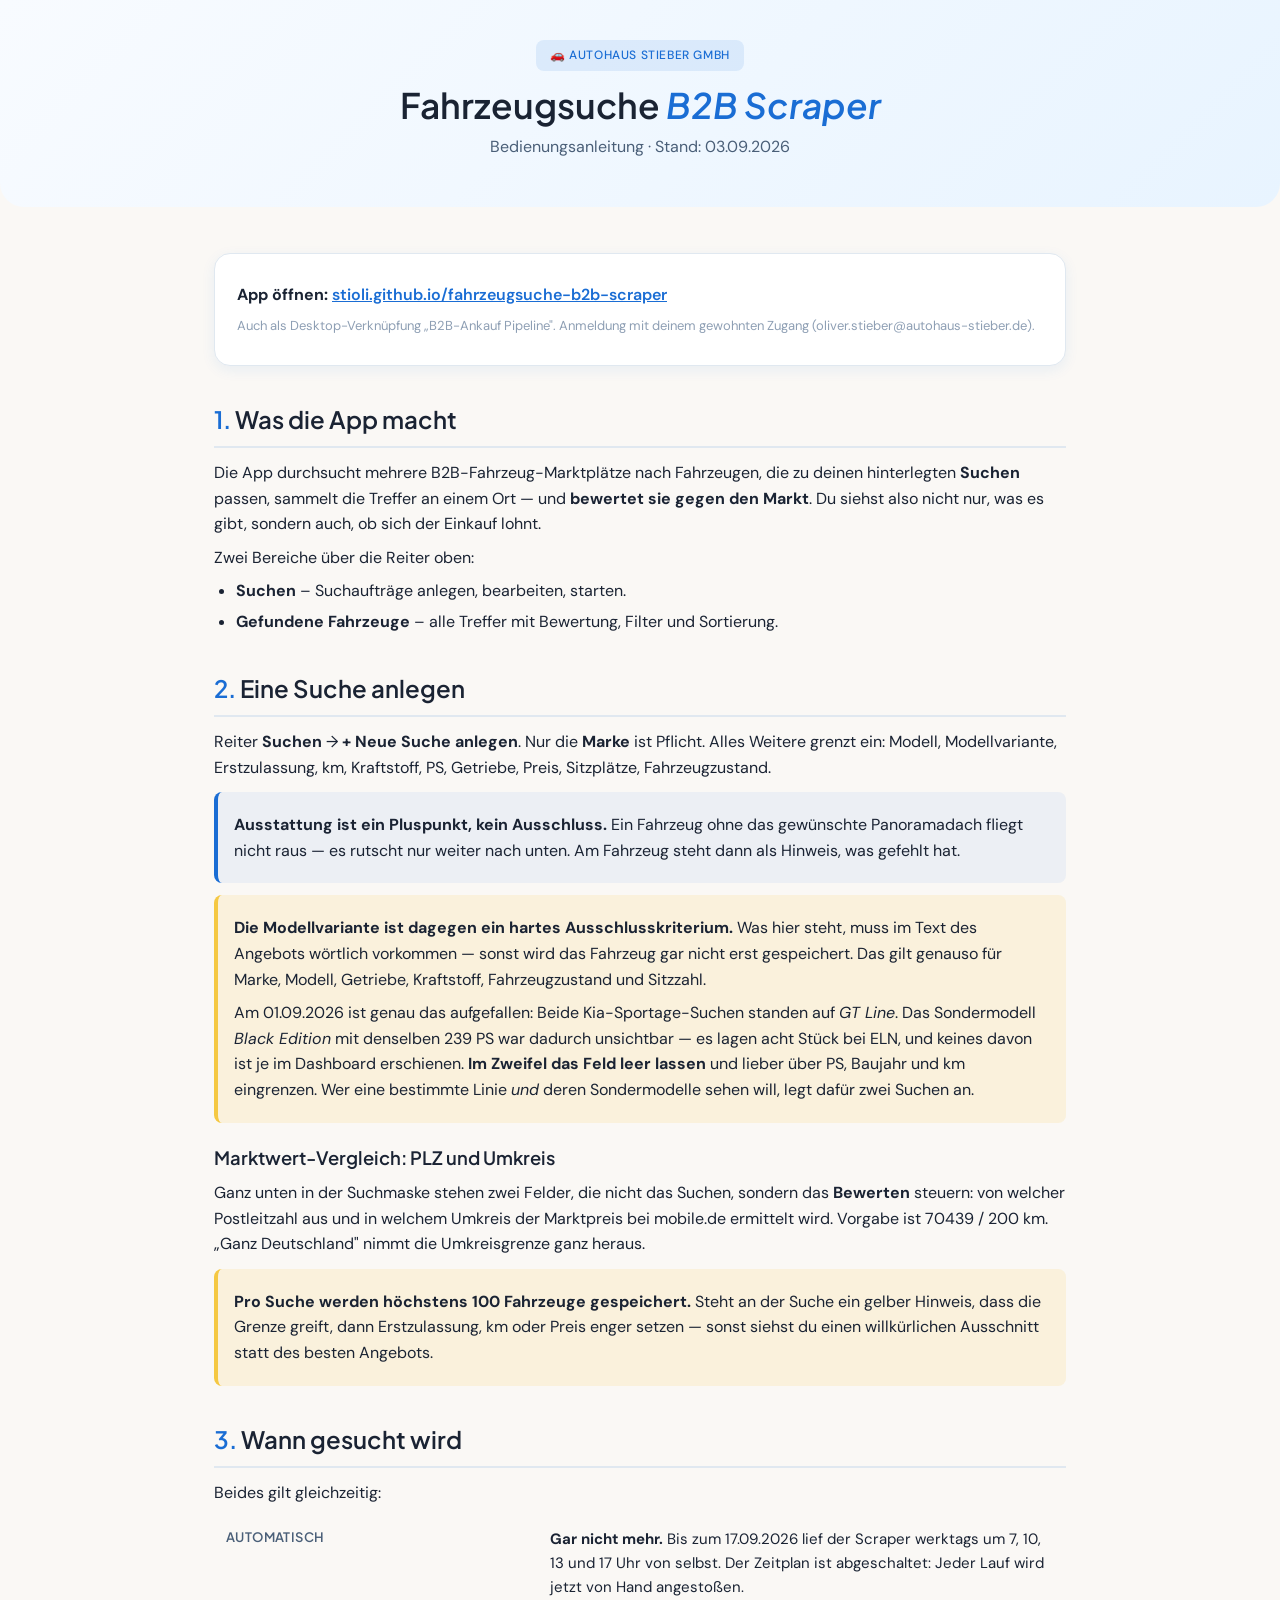
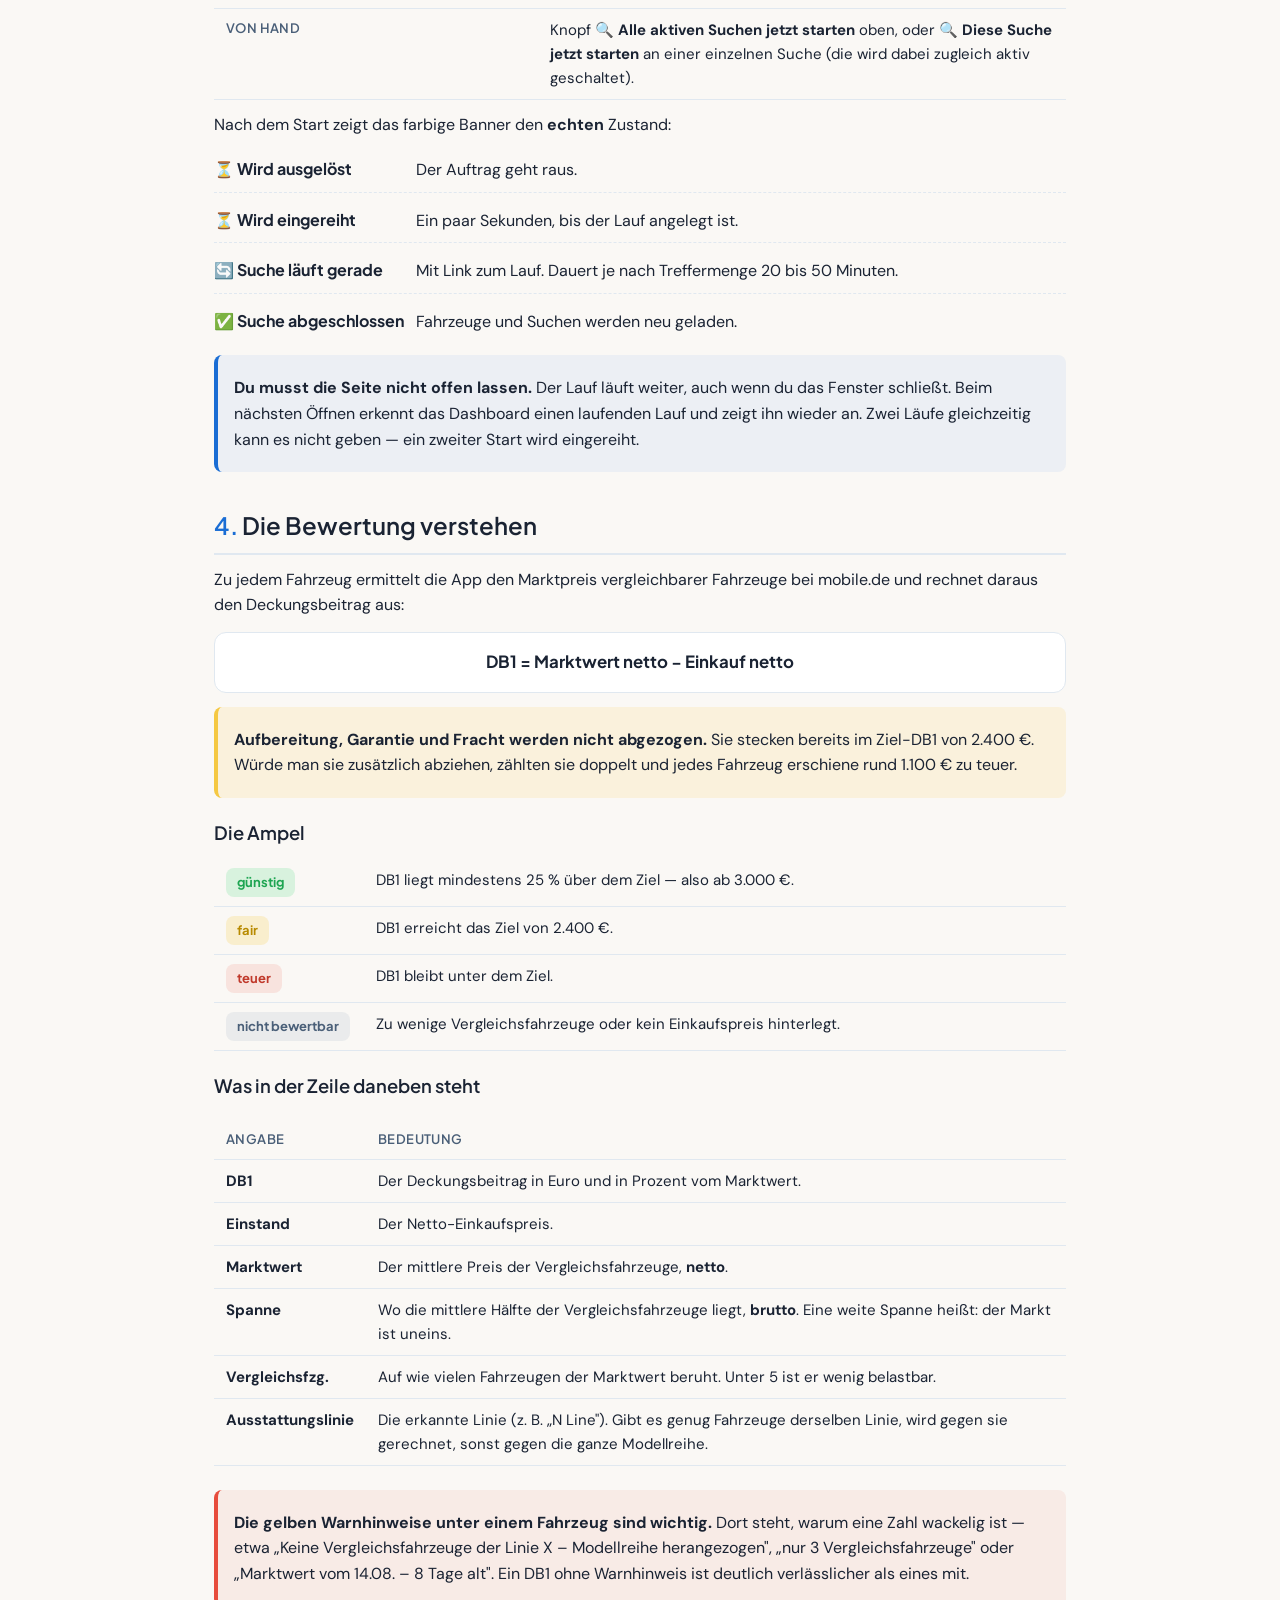
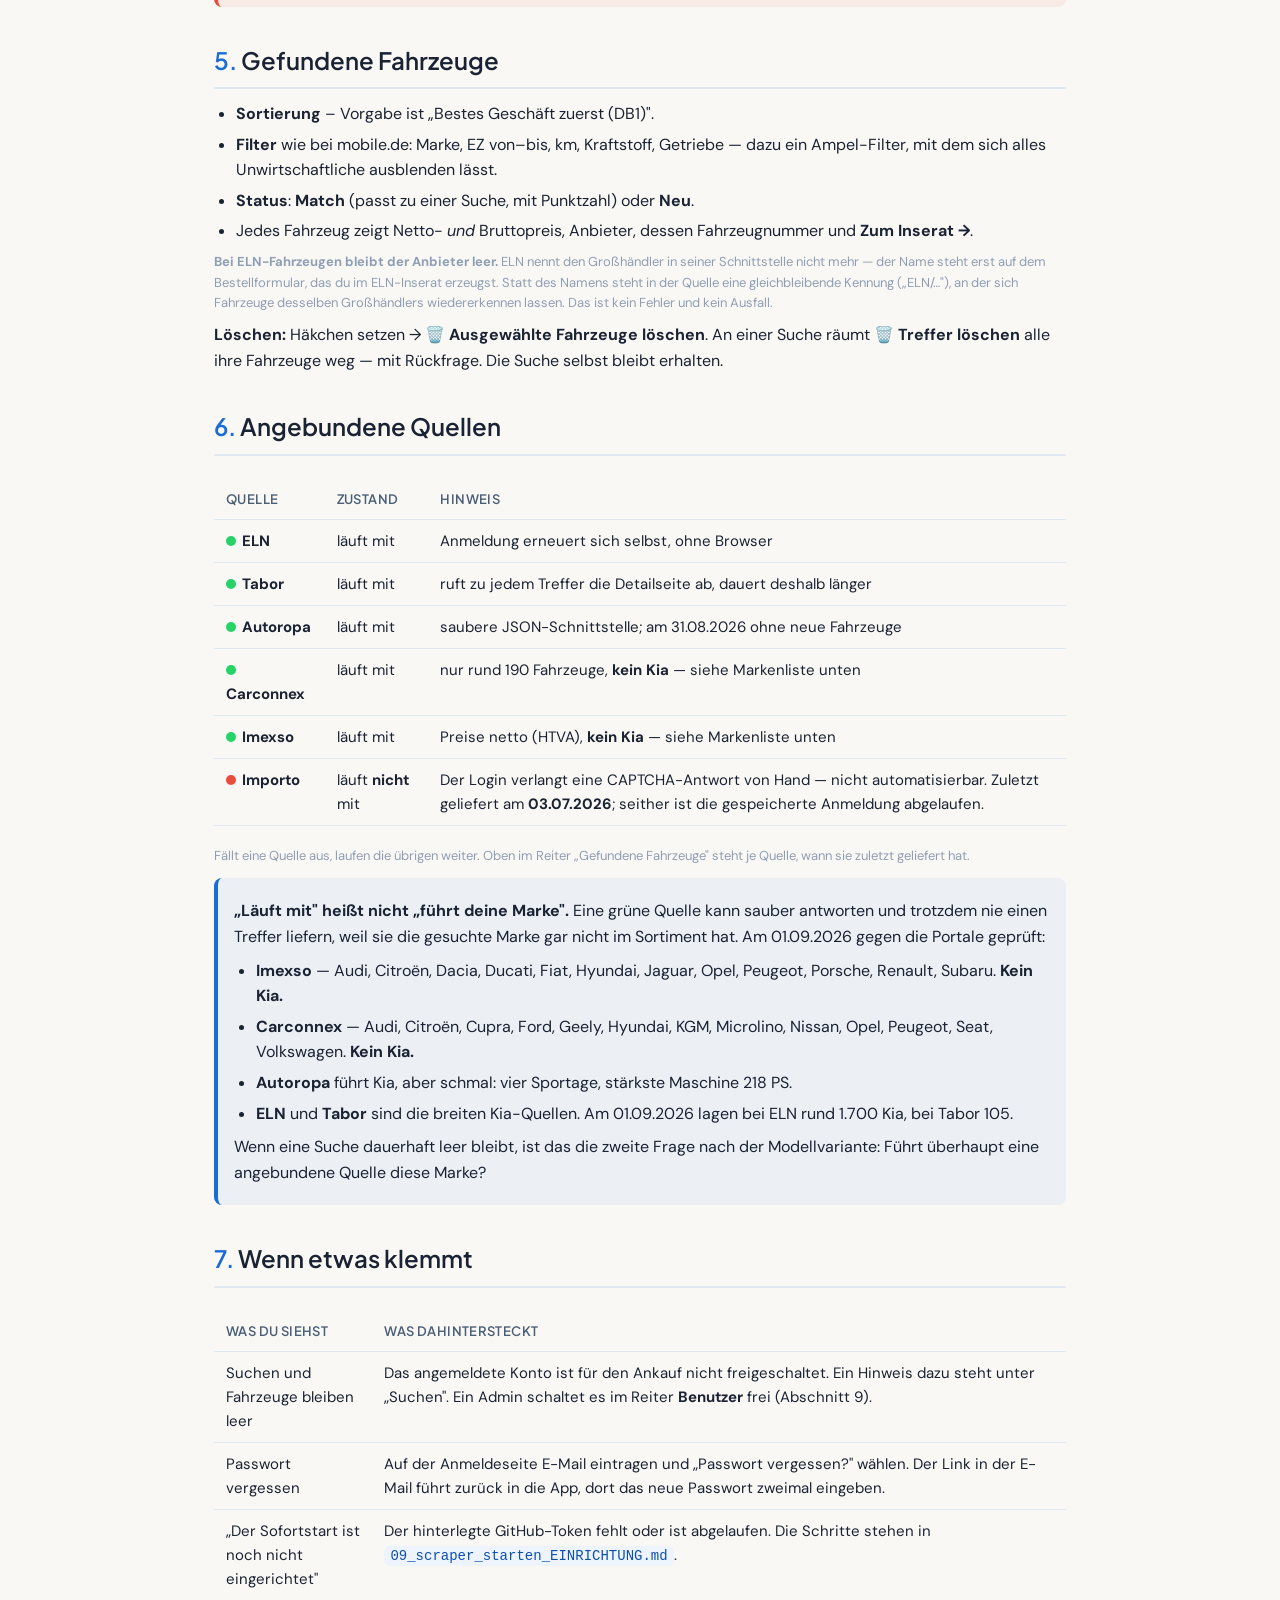
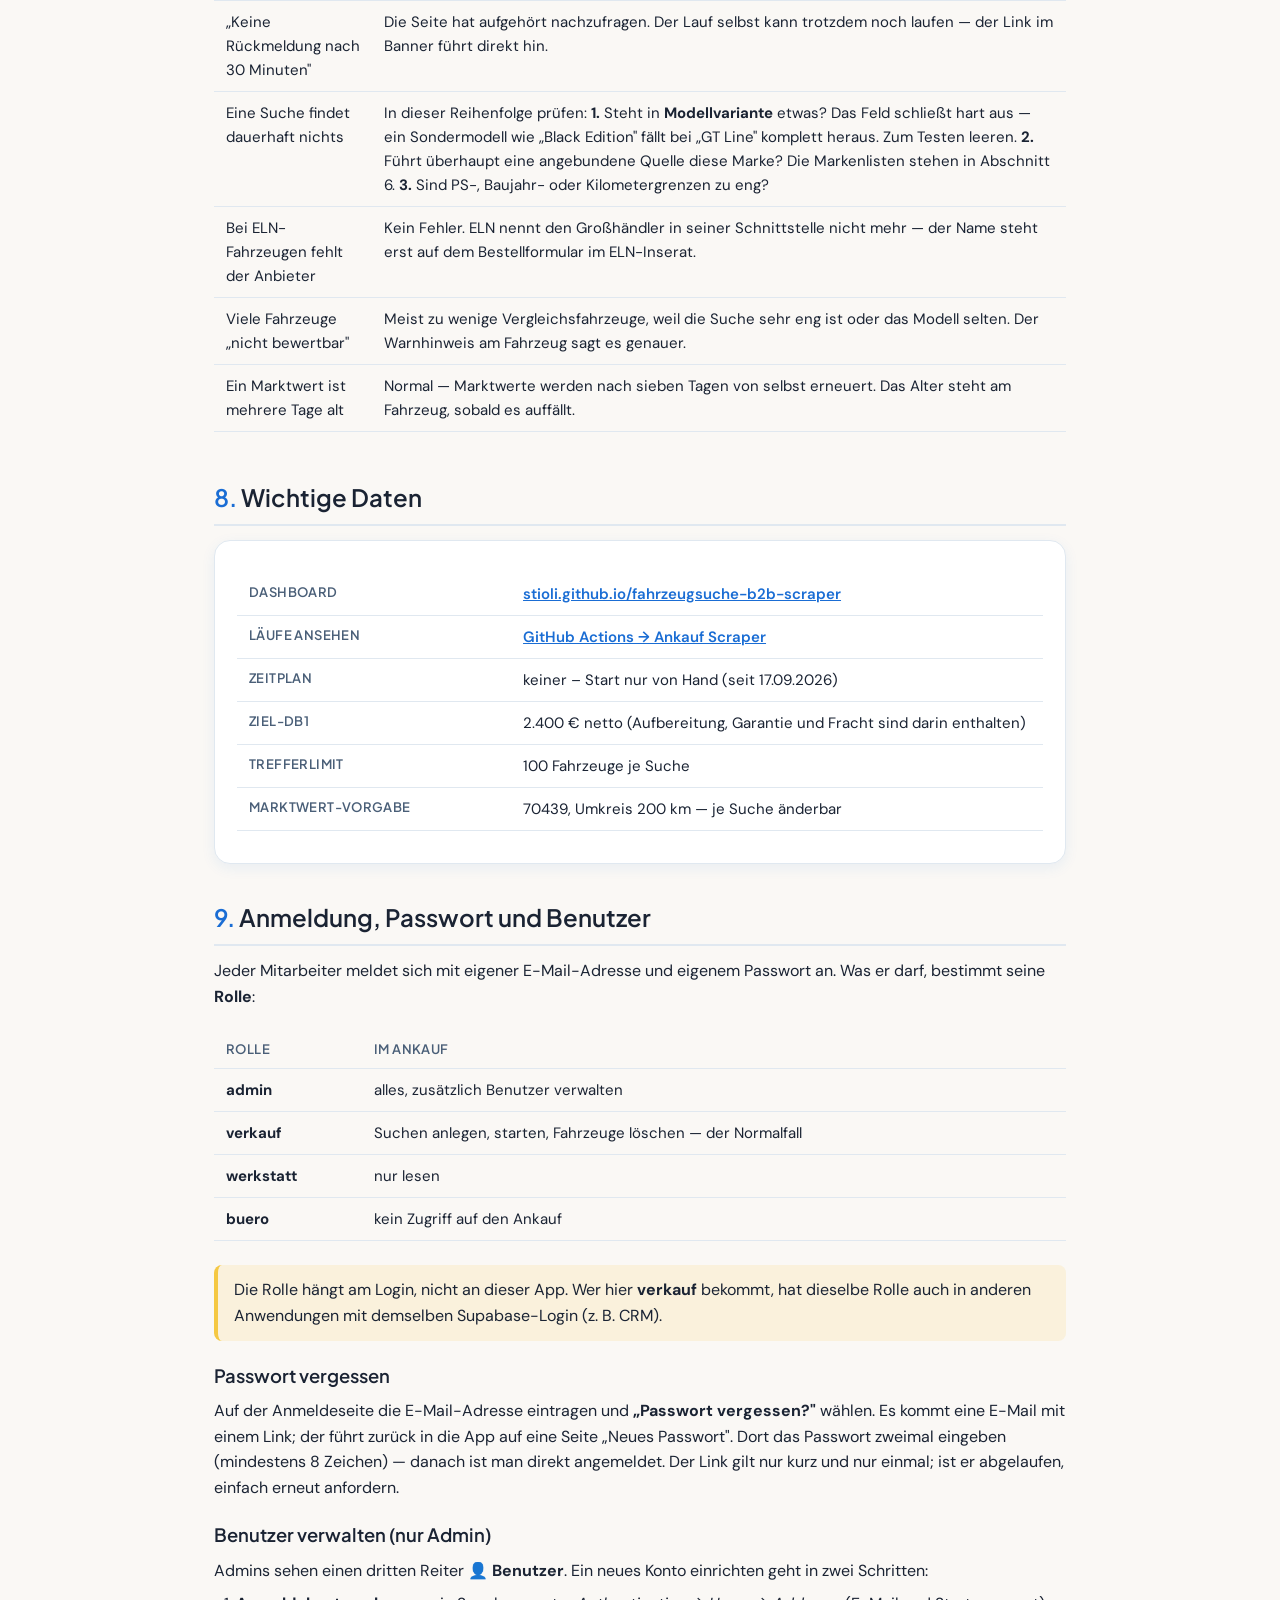
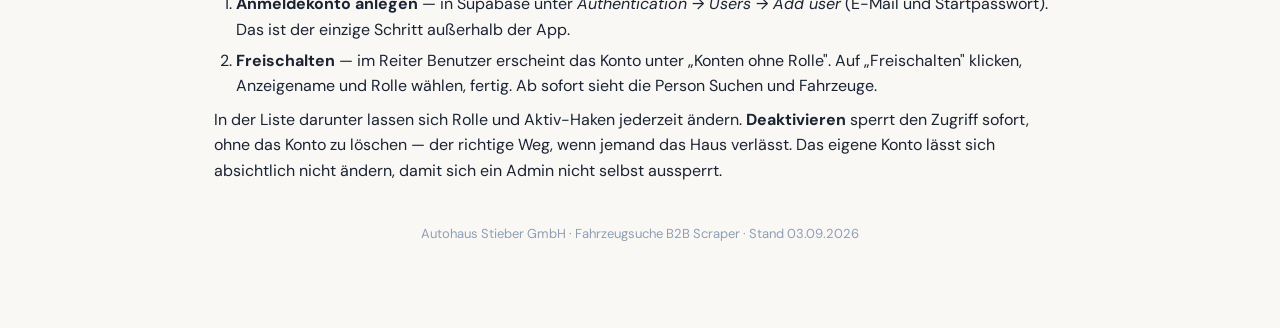
<file: ANLEITUNG.html>
<!DOCTYPE html>
<html lang="de">
<head>
<meta charset="utf-8">
<meta name="viewport" content="width=device-width, initial-scale=1">
<title>Anleitung &middot; Fahrzeugsuche B2B Scraper</title>
<link rel="preconnect" href="https://fonts.googleapis.com">
<link rel="preconnect" href="https://fonts.gstatic.com" crossorigin>
<link href="https://fonts.googleapis.com/css2?family=Plus+Jakarta+Sans:wght@400;500;600;700&family=DM+Sans:wght@400;500;600;700&display=swap" rel="stylesheet">
<style>
:root{--accent:#1A6DD4;--accent-dark:#0D4FAB;--ink:#1A2333;--sub:#4A5F78;--light:#8E9FB4;--border:#E0E8F0;--workshop:#E74C3C;--green:#25D366;--gold:#F5C842;
--fh:'Plus Jakarta Sans',system-ui,sans-serif;--fb:'DM Sans',system-ui,sans-serif;}
*{box-sizing:border-box;margin:0;padding:0}
body{font-family:var(--fb);font-size:16px;line-height:1.6;color:var(--ink);background:#FAF8F5;padding:0 0 60px}
.wrap{max-width:900px;margin:0 auto;padding:24px}
header{background:linear-gradient(135deg,#F8FBFF 0%,#E8F4FF 100%);border-radius:0 0 24px 24px;padding:40px 24px;text-align:center;margin-bottom:8px}
h1{font-family:var(--fh);font-weight:600;font-size:2.2rem;line-height:1.15}
h1 em{color:var(--accent);font-style:italic}
header p{color:var(--sub);margin-top:8px}
.pill{display:inline-block;background:rgba(26,109,212,0.10);color:var(--accent);font-size:12px;font-weight:500;letter-spacing:0.05em;text-transform:uppercase;padding:6px 14px;border-radius:8px;margin-bottom:14px}
h2{font-family:var(--fh);font-weight:600;font-size:1.5rem;margin:34px 0 12px;padding-bottom:8px;border-bottom:2px solid var(--border)}
h2 .n{color:var(--accent)}
h3{font-family:var(--fh);font-weight:600;font-size:1.15rem;margin:20px 0 8px}
p{margin:8px 0}
ul,ol{margin:8px 0 8px 22px}
li{margin:5px 0}
.card{background:#fff;border:1px solid var(--border);border-radius:16px;box-shadow:0 4px 14px rgba(26,109,212,0.08);padding:20px 22px;margin:14px 0}
a{color:var(--accent);font-weight:600}
code{background:#EEF4FD;color:var(--accent-dark);font-family:Consolas,monospace;font-size:14px;padding:2px 6px;border-radius:6px}
table{width:100%;border-collapse:collapse;margin:12px 0;font-size:15px}
.scroll{overflow-x:auto}
th,td{text-align:left;padding:9px 12px;border-bottom:1px solid var(--border);vertical-align:top}
th{font-family:var(--fh);font-weight:600;color:var(--sub);font-size:13px;text-transform:uppercase;letter-spacing:0.03em}
.dot{display:inline-block;width:10px;height:10px;border-radius:50%;margin-right:6px}
.g{background:var(--green)}.o{background:var(--gold)}.r{background:var(--workshop)}
.box-blue{background:rgba(26,109,212,0.06);border-left:4px solid var(--accent);border-radius:8px;padding:12px 16px;margin:12px 0}
.box-warn{background:rgba(245,200,66,0.14);border-left:4px solid var(--gold);border-radius:8px;padding:12px 16px;margin:12px 0}
.box-red{background:rgba(231,76,60,0.08);border-left:4px solid var(--workshop);border-radius:8px;padding:12px 16px;margin:12px 0}
.btn{display:inline-block;background:var(--accent);color:#fff;font-family:var(--fh);font-weight:700;border-radius:12px;padding:12px 22px;text-decoration:none;margin:8px 0}
.muted{color:var(--light);font-size:13px}
footer{text-align:center;color:var(--light);font-size:13px;margin-top:40px}
.ampel{display:inline-block;font-family:var(--fh);font-weight:700;font-size:13px;border-radius:8px;padding:4px 11px;white-space:nowrap}
.a-g{background:rgba(37,211,102,0.16);color:#1EA552}
.a-f{background:rgba(245,200,66,0.22);color:#B88A00}
.a-t{background:rgba(231,76,60,0.12);color:#C0392B}
.a-u{background:rgba(142,159,180,0.15);color:var(--sub)}
.formel{font-family:var(--fh);font-weight:700;font-size:1.05rem;text-align:center;background:#fff;border:1px solid var(--border);border-radius:12px;padding:16px;margin:14px 0}
.ablauf{list-style:none;margin:10px 0 0;padding:0}
.ablauf li{display:flex;gap:12px;align-items:baseline;padding:9px 0;border-bottom:1px dashed var(--border)}
.ablauf li:last-child{border-bottom:none}
.ablauf b{font-family:var(--fh);min-width:190px;white-space:nowrap}
</style>
</head>
<body>

<header>
  <div class="pill">&#128663; Autohaus Stieber GmbH</div>
  <h1>Fahrzeugsuche <em>B2B Scraper</em></h1>
  <p>Bedienungsanleitung &middot; Stand: 03.09.2026</p>
</header>

<div class="wrap">

  <div class="card">
    <p><b>App öffnen:</b> <a href="https://stioli.github.io/fahrzeugsuche-b2b-scraper/">stioli.github.io/fahrzeugsuche-b2b-scraper</a></p>
    <p class="muted">Auch als Desktop-Verknüpfung „B2B-Ankauf Pipeline". Anmeldung mit deinem gewohnten Zugang (oliver.stieber@autohaus-stieber.de).</p>
  </div>

  <h2><span class="n">1.</span> Was die App macht</h2>
  <p>Die App durchsucht mehrere B2B-Fahrzeug-Marktplätze nach Fahrzeugen, die zu deinen
     hinterlegten <b>Suchen</b> passen, sammelt die Treffer an einem Ort — und <b>bewertet sie
     gegen den Markt</b>. Du siehst also nicht nur, was es gibt, sondern auch, ob sich der
     Einkauf lohnt.</p>
  <p>Zwei Bereiche über die Reiter oben:</p>
  <ul>
    <li><b>Suchen</b> – Suchaufträge anlegen, bearbeiten, starten.</li>
    <li><b>Gefundene Fahrzeuge</b> – alle Treffer mit Bewertung, Filter und Sortierung.</li>
  </ul>

  <h2><span class="n">2.</span> Eine Suche anlegen</h2>
  <p>Reiter <b>Suchen</b> → <b>+ Neue Suche anlegen</b>. Nur die <b>Marke</b> ist Pflicht.
     Alles Weitere grenzt ein: Modell, Modellvariante, Erstzulassung, km, Kraftstoff, PS,
     Getriebe, Preis, Sitzplätze, Fahrzeugzustand.</p>

  <div class="box-blue">
    <p><b>Ausstattung ist ein Pluspunkt, kein Ausschluss.</b> Ein Fahrzeug ohne das gewünschte
       Panoramadach fliegt nicht raus — es rutscht nur weiter nach unten. Am Fahrzeug steht
       dann als Hinweis, was gefehlt hat.</p>
  </div>

  <div class="box-warn">
    <p><b>Die Modellvariante ist dagegen ein hartes Ausschlusskriterium.</b> Was hier steht,
       muss im Text des Angebots wörtlich vorkommen — sonst wird das Fahrzeug gar nicht erst
       gespeichert. Das gilt genauso für Marke, Modell, Getriebe, Kraftstoff, Fahrzeugzustand
       und Sitzzahl.</p>
    <p>Am 01.09.2026 ist genau das aufgefallen: Beide Kia-Sportage-Suchen standen auf
       <i>GT Line</i>. Das Sondermodell <i>Black Edition</i> mit denselben 239 PS war dadurch
       unsichtbar — es lagen acht Stück bei ELN, und keines davon ist je im Dashboard
       erschienen. <b>Im Zweifel das Feld leer lassen</b> und lieber über PS, Baujahr und km
       eingrenzen. Wer eine bestimmte Linie <i>und</i> deren Sondermodelle sehen will, legt
       dafür zwei Suchen an.</p>
  </div>

  <h3>Marktwert-Vergleich: PLZ und Umkreis</h3>
  <p>Ganz unten in der Suchmaske stehen zwei Felder, die nicht das Suchen, sondern das
     <b>Bewerten</b> steuern: von welcher Postleitzahl aus und in welchem Umkreis der Marktpreis
     bei mobile.de ermittelt wird. Vorgabe ist 70439 / 200 km. „Ganz Deutschland" nimmt die
     Umkreisgrenze ganz heraus.</p>

  <div class="box-warn">
    <p><b>Pro Suche werden höchstens 100 Fahrzeuge gespeichert.</b> Steht an der Suche ein
       gelber Hinweis, dass die Grenze greift, dann Erstzulassung, km oder Preis enger setzen —
       sonst siehst du einen willkürlichen Ausschnitt statt des besten Angebots.</p>
  </div>

  <h2><span class="n">3.</span> Wann gesucht wird</h2>
  <p>Beides gilt gleichzeitig:</p>

  <table>
    <tr>
      <th style="width:38%">Automatisch</th>
      <td><b>Gar nicht mehr.</b> Bis zum 17.09.2026 lief der Scraper werktags um 7, 10, 13 und
          17 Uhr von selbst. Der Zeitplan ist abgeschaltet: Jeder Lauf wird jetzt von Hand
          angestoßen.</td>
    </tr>
    <tr>
      <th>Von Hand</th>
      <td>Knopf <b>🔍 Alle aktiven Suchen jetzt starten</b> oben, oder
          <b>🔍 Diese Suche jetzt starten</b> an einer einzelnen Suche (die wird dabei zugleich
          aktiv geschaltet).</td>
    </tr>
  </table>

  <p>Nach dem Start zeigt das farbige Banner den <b>echten</b> Zustand:</p>
  <ul class="ablauf">
    <li><b>⏳ Wird ausgelöst</b> <span>Der Auftrag geht raus.</span></li>
    <li><b>⏳ Wird eingereiht</b> <span>Ein paar Sekunden, bis der Lauf angelegt ist.</span></li>
    <li><b>🔄 Suche läuft gerade</b> <span>Mit Link zum Lauf. Dauert je nach Treffermenge 20 bis 50 Minuten.</span></li>
    <li><b>✅ Suche abgeschlossen</b> <span>Fahrzeuge und Suchen werden neu geladen.</span></li>
  </ul>

  <div class="box-blue">
    <p><b>Du musst die Seite nicht offen lassen.</b> Der Lauf läuft weiter, auch wenn du das
       Fenster schließt. Beim nächsten Öffnen erkennt das Dashboard einen laufenden Lauf und
       zeigt ihn wieder an. Zwei Läufe gleichzeitig kann es nicht geben — ein zweiter Start
       wird eingereiht.</p>
  </div>

  <h2><span class="n">4.</span> Die Bewertung verstehen</h2>
  <p>Zu jedem Fahrzeug ermittelt die App den Marktpreis vergleichbarer Fahrzeuge bei mobile.de
     und rechnet daraus den Deckungsbeitrag aus:</p>

  <div class="formel">DB1 = Marktwert netto &minus; Einkauf netto</div>

  <div class="box-warn">
    <p><b>Aufbereitung, Garantie und Fracht werden nicht abgezogen.</b> Sie stecken bereits im
       Ziel-DB1 von 2.400 €. Würde man sie zusätzlich abziehen, zählten sie doppelt und jedes
       Fahrzeug erschiene rund 1.100 € zu teuer.</p>
  </div>

  <h3>Die Ampel</h3>
  <table>
    <tr><td style="width:150px"><span class="ampel a-g">günstig</span></td>
        <td>DB1 liegt mindestens 25 % über dem Ziel — also ab 3.000 €.</td></tr>
    <tr><td><span class="ampel a-f">fair</span></td>
        <td>DB1 erreicht das Ziel von 2.400 €.</td></tr>
    <tr><td><span class="ampel a-t">teuer</span></td>
        <td>DB1 bleibt unter dem Ziel.</td></tr>
    <tr><td><span class="ampel a-u">nicht bewertbar</span></td>
        <td>Zu wenige Vergleichsfahrzeuge oder kein Einkaufspreis hinterlegt.</td></tr>
  </table>

  <h3>Was in der Zeile daneben steht</h3>
  <div class="scroll">
  <table>
    <tr><th>Angabe</th><th>Bedeutung</th></tr>
    <tr><td><b>DB1</b></td><td>Der Deckungsbeitrag in Euro und in Prozent vom Marktwert.</td></tr>
    <tr><td><b>Einstand</b></td><td>Der Netto-Einkaufspreis.</td></tr>
    <tr><td><b>Marktwert</b></td><td>Der mittlere Preis der Vergleichsfahrzeuge, <b>netto</b>.</td></tr>
    <tr><td><b>Spanne</b></td><td>Wo die mittlere Hälfte der Vergleichsfahrzeuge liegt, <b>brutto</b>. Eine weite Spanne heißt: der Markt ist uneins.</td></tr>
    <tr><td><b>Vergleichsfzg.</b></td><td>Auf wie vielen Fahrzeugen der Marktwert beruht. Unter 5 ist er wenig belastbar.</td></tr>
    <tr><td><b>Ausstattungslinie</b></td><td>Die erkannte Linie (z. B. „N Line"). Gibt es genug Fahrzeuge derselben Linie, wird gegen sie gerechnet, sonst gegen die ganze Modellreihe.</td></tr>
  </table>
  </div>

  <div class="box-red">
    <p><b>Die gelben Warnhinweise unter einem Fahrzeug sind wichtig.</b> Dort steht, warum
       eine Zahl wackelig ist — etwa „Keine Vergleichsfahrzeuge der Linie X – Modellreihe
       herangezogen", „nur 3 Vergleichsfahrzeuge" oder „Marktwert vom 14.08. – 8 Tage alt".
       Ein DB1 ohne Warnhinweis ist deutlich verlässlicher als eines mit.</p>
  </div>

  <h2><span class="n">5.</span> Gefundene Fahrzeuge</h2>
  <ul>
    <li><b>Sortierung</b> – Vorgabe ist „Bestes Geschäft zuerst (DB1)".</li>
    <li><b>Filter</b> wie bei mobile.de: Marke, EZ von–bis, km, Kraftstoff, Getriebe — dazu ein
        Ampel-Filter, mit dem sich alles Unwirtschaftliche ausblenden lässt.</li>
    <li><b>Status</b>: <b>Match</b> (passt zu einer Suche, mit Punktzahl) oder <b>Neu</b>.</li>
    <li>Jedes Fahrzeug zeigt Netto- <em>und</em> Bruttopreis, Anbieter, dessen Fahrzeugnummer
        und <b>Zum Inserat →</b>.</li>
  </ul>
  <p class="muted"><b>Bei ELN-Fahrzeugen bleibt der Anbieter leer.</b> ELN nennt den
     Großhändler in seiner Schnittstelle nicht mehr — der Name steht erst auf dem
     Bestellformular, das du im ELN-Inserat erzeugst. Statt des Namens steht in der Quelle
     eine gleichbleibende Kennung („ELN/…"), an der sich Fahrzeuge desselben Großhändlers
     wiedererkennen lassen. Das ist kein Fehler und kein Ausfall.</p>
  <p><b>Löschen:</b> Häkchen setzen → <b>🗑️ Ausgewählte Fahrzeuge löschen</b>. An einer Suche
     räumt <b>🗑️ Treffer löschen</b> alle ihre Fahrzeuge weg — mit Rückfrage. Die Suche selbst
     bleibt erhalten.</p>

  <h2><span class="n">6.</span> Angebundene Quellen</h2>
  <div class="scroll">
  <table>
    <tr><th>Quelle</th><th>Zustand</th><th>Hinweis</th></tr>
    <tr><td><span class="dot g"></span><b>ELN</b></td><td>läuft mit</td><td>Anmeldung erneuert sich selbst, ohne Browser</td></tr>
    <tr><td><span class="dot g"></span><b>Tabor</b></td><td>läuft mit</td><td>ruft zu jedem Treffer die Detailseite ab, dauert deshalb länger</td></tr>
    <tr><td><span class="dot g"></span><b>Autoropa</b></td><td>läuft mit</td><td>saubere JSON-Schnittstelle; am 31.08.2026 ohne neue Fahrzeuge</td></tr>
    <tr><td><span class="dot g"></span><b>Carconnex</b></td><td>läuft mit</td><td>nur rund 190 Fahrzeuge, <b>kein Kia</b> — siehe Markenliste unten</td></tr>
    <tr><td><span class="dot g"></span><b>Imexso</b></td><td>läuft mit</td><td>Preise netto (HTVA), <b>kein Kia</b> — siehe Markenliste unten</td></tr>
    <tr><td><span class="dot r"></span><b>Importo</b></td><td>läuft <b>nicht</b> mit</td><td>Der Login verlangt eine CAPTCHA-Antwort von Hand — nicht automatisierbar. Zuletzt geliefert am <b>03.07.2026</b>; seither ist die gespeicherte Anmeldung abgelaufen.</td></tr>
  </table>
  </div>
  <p class="muted">Fällt eine Quelle aus, laufen die übrigen weiter. Oben im Reiter „Gefundene
     Fahrzeuge" steht je Quelle, wann sie zuletzt geliefert hat.</p>

  <div class="box-blue">
    <p><b>„Läuft mit" heißt nicht „führt deine Marke".</b> Eine grüne Quelle kann sauber
       antworten und trotzdem nie einen Treffer liefern, weil sie die gesuchte Marke gar nicht
       im Sortiment hat. Am 01.09.2026 gegen die Portale geprüft:</p>
    <ul>
      <li><b>Imexso</b> — Audi, Citroën, Dacia, Ducati, Fiat, Hyundai, Jaguar, Opel, Peugeot,
          Porsche, Renault, Subaru. <b>Kein Kia.</b></li>
      <li><b>Carconnex</b> — Audi, Citroën, Cupra, Ford, Geely, Hyundai, KGM, Microlino,
          Nissan, Opel, Peugeot, Seat, Volkswagen. <b>Kein Kia.</b></li>
      <li><b>Autoropa</b> führt Kia, aber schmal: vier Sportage, stärkste Maschine 218 PS.</li>
      <li><b>ELN</b> und <b>Tabor</b> sind die breiten Kia-Quellen. Am 01.09.2026 lagen bei
          ELN rund 1.700 Kia, bei Tabor 105.</li>
    </ul>
    <p>Wenn eine Suche dauerhaft leer bleibt, ist das die zweite Frage nach der Modellvariante:
       Führt überhaupt eine angebundene Quelle diese Marke?</p>
  </div>

  <h2><span class="n">7.</span> Wenn etwas klemmt</h2>
  <div class="scroll">
  <table>
    <tr><th>Was du siehst</th><th>Was dahintersteckt</th></tr>
    <tr><td>Suchen und Fahrzeuge bleiben leer</td>
        <td>Das angemeldete Konto ist für den Ankauf nicht freigeschaltet. Ein Hinweis dazu
            steht unter „Suchen". Ein Admin schaltet es im Reiter <b>Benutzer</b> frei
            (Abschnitt 9).</td></tr>
    <tr><td>Passwort vergessen</td>
        <td>Auf der Anmeldeseite E-Mail eintragen und „Passwort vergessen?" wählen. Der Link
            in der E-Mail führt zurück in die App, dort das neue Passwort zweimal eingeben.</td></tr>
    <tr><td>„Der Sofortstart ist noch nicht eingerichtet"</td>
        <td>Der hinterlegte GitHub-Token fehlt oder ist abgelaufen. Die Schritte stehen in
            <code>09_scraper_starten_EINRICHTUNG.md</code>.</td></tr>
    <tr><td>„Keine Rückmeldung nach 30 Minuten"</td>
        <td>Die Seite hat aufgehört nachzufragen. Der Lauf selbst kann trotzdem noch laufen —
            der Link im Banner führt direkt hin.</td></tr>
    <tr><td>Eine Suche findet dauerhaft nichts</td>
        <td>In dieser Reihenfolge prüfen: <b>1.</b> Steht in <b>Modellvariante</b> etwas? Das
            Feld schließt hart aus — ein Sondermodell wie „Black Edition" fällt bei „GT Line"
            komplett heraus. Zum Testen leeren. <b>2.</b> Führt überhaupt eine angebundene
            Quelle diese Marke? Die Markenlisten stehen in Abschnitt 6. <b>3.</b> Sind PS-,
            Baujahr- oder Kilometergrenzen zu eng?</td></tr>
    <tr><td>Bei ELN-Fahrzeugen fehlt der Anbieter</td>
        <td>Kein Fehler. ELN nennt den Großhändler in seiner Schnittstelle nicht mehr — der
            Name steht erst auf dem Bestellformular im ELN-Inserat.</td></tr>
    <tr><td>Viele Fahrzeuge „nicht bewertbar"</td>
        <td>Meist zu wenige Vergleichsfahrzeuge, weil die Suche sehr eng ist oder das Modell
            selten. Der Warnhinweis am Fahrzeug sagt es genauer.</td></tr>
    <tr><td>Ein Marktwert ist mehrere Tage alt</td>
        <td>Normal — Marktwerte werden nach sieben Tagen von selbst erneuert. Das Alter steht
            am Fahrzeug, sobald es auffällt.</td></tr>
  </table>
  </div>

  <h2><span class="n">8.</span> Wichtige Daten</h2>
  <div class="card">
    <table>
      <tr><th style="width:34%">Dashboard</th><td><a href="https://stioli.github.io/fahrzeugsuche-b2b-scraper/">stioli.github.io/fahrzeugsuche-b2b-scraper</a></td></tr>
      <tr><th>Läufe ansehen</th><td><a href="https://github.com/Stioli/claude-ki/actions/workflows/ankauf-scraper.yml">GitHub Actions → Ankauf Scraper</a></td></tr>
      <tr><th>Zeitplan</th><td>keiner &ndash; Start nur von Hand (seit 17.09.2026)</td></tr>
      <tr><th>Ziel-DB1</th><td>2.400 € netto (Aufbereitung, Garantie und Fracht sind darin enthalten)</td></tr>
      <tr><th>Trefferlimit</th><td>100 Fahrzeuge je Suche</td></tr>
      <tr><th>Marktwert-Vorgabe</th><td>70439, Umkreis 200 km — je Suche änderbar</td></tr>
    </table>
  </div>

  <h2><span class="n">9.</span> Anmeldung, Passwort und Benutzer</h2>
  <p>Jeder Mitarbeiter meldet sich mit eigener E-Mail-Adresse und eigenem Passwort an.
     Was er darf, bestimmt seine <b>Rolle</b>:</p>
  <div class="scroll">
  <table>
    <tr><th>Rolle</th><th>Im Ankauf</th></tr>
    <tr><td><b>admin</b></td><td>alles, zusätzlich Benutzer verwalten</td></tr>
    <tr><td><b>verkauf</b></td><td>Suchen anlegen, starten, Fahrzeuge löschen — der Normalfall</td></tr>
    <tr><td><b>werkstatt</b></td><td>nur lesen</td></tr>
    <tr><td><b>buero</b></td><td>kein Zugriff auf den Ankauf</td></tr>
  </table>
  </div>
  <div class="box-warn">Die Rolle hängt am Login, nicht an dieser App. Wer hier <b>verkauf</b>
    bekommt, hat dieselbe Rolle auch in anderen Anwendungen mit demselben Supabase-Login
    (z.&nbsp;B. CRM).</div>

  <h3>Passwort vergessen</h3>
  <p>Auf der Anmeldeseite die E-Mail-Adresse eintragen und <b>„Passwort vergessen?"</b>
     wählen. Es kommt eine E-Mail mit einem Link; der führt zurück in die App auf eine Seite
     „Neues Passwort". Dort das Passwort zweimal eingeben (mindestens 8 Zeichen) — danach ist
     man direkt angemeldet. Der Link gilt nur kurz und nur einmal; ist er abgelaufen, einfach
     erneut anfordern.</p>

  <h3>Benutzer verwalten (nur Admin)</h3>
  <p>Admins sehen einen dritten Reiter <b>👤 Benutzer</b>. Ein neues Konto einrichten geht in
     zwei Schritten:</p>
  <ol>
    <li><b>Anmeldekonto anlegen</b> — in Supabase unter <i>Authentication → Users → Add user</i>
        (E-Mail und Startpasswort). Das ist der einzige Schritt außerhalb der App.</li>
    <li><b>Freischalten</b> — im Reiter Benutzer erscheint das Konto unter „Konten ohne Rolle".
        Auf „Freischalten" klicken, Anzeigename und Rolle wählen, fertig. Ab sofort sieht die
        Person Suchen und Fahrzeuge.</li>
  </ol>
  <p>In der Liste darunter lassen sich Rolle und Aktiv-Haken jederzeit ändern. <b>Deaktivieren</b>
     sperrt den Zugriff sofort, ohne das Konto zu löschen — der richtige Weg, wenn jemand das
     Haus verlässt. Das eigene Konto lässt sich absichtlich nicht ändern, damit sich ein Admin
     nicht selbst aussperrt.</p>

  <footer>
    Autohaus Stieber GmbH &middot; Fahrzeugsuche B2B Scraper &middot; Stand 03.09.2026
  </footer>

</div>
</body>
</html>
</file>
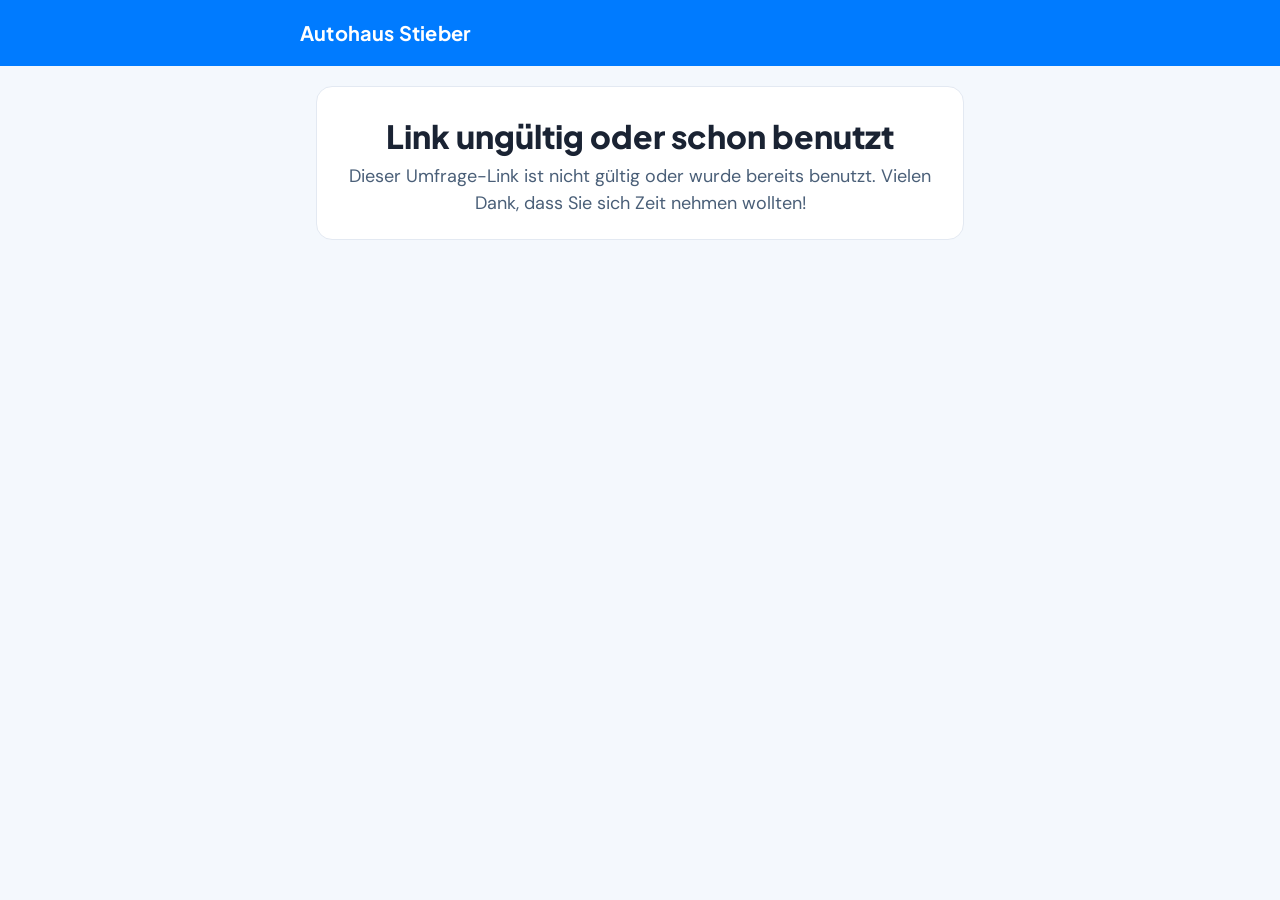
<file: umfrage.html>
<!doctype html>
<html lang="de">
<head>
<meta charset="utf-8">
<meta name="viewport" content="width=device-width, initial-scale=1">
<meta name="robots" content="noindex, nofollow">
<title>Ihre Meinung – Autohaus Stieber</title>
<!-- Zufriedenheitsumfrage nach der Fahrzeugübergabe (VA8, 15.11.2026). Entwurf – nicht veröffentlichen vor Olis Freigabe.
     Eine Datei, keine Kundendaten, keine Schlüssel: Der Link enthält nur ein Einmal-Token (?t=…), die Antworten gehen an die Edge Function „umfrage_antwort“.
     Stieber-CI: Farben, Schriften, Radius und Kontrastregeln laut Stieber-CI-Farben-und-Schriften.md.
     Zum Ansehen ohne Datenbank: umfrage.html?t=demo (nichts wird gesendet). -->
<link rel="preconnect" href="https://fonts.googleapis.com">
<link rel="preconnect" href="https://fonts.gstatic.com" crossorigin>
<link href="https://fonts.googleapis.com/css2?family=DM+Sans:wght@400;500;600;700&family=Plus+Jakarta+Sans:wght@600;700;800&display=swap" rel="stylesheet">
<style>
:root{
  --blau:#007BFF; --blau-dark:#0A5CD0; --rot-text:#C1121A;
  --ink:#1A2333; --sub:#4A5F78; --border:#E3E9F2; --bg:#F4F8FD; --weiss:#fff;
  --font-heading:'Plus Jakarta Sans', system-ui, 'Segoe UI', Arial, sans-serif;
  --font-body:'DM Sans', system-ui, 'Segoe UI', Arial, sans-serif;
  --radius:16px;
}
*{box-sizing:border-box}
html{-webkit-text-size-adjust:100%}
body{margin:0;background:var(--bg);color:var(--ink);font-family:var(--font-body);font-size:18px;line-height:1.5}
.kopf{background:var(--blau);color:var(--weiss);padding:18px 16px}
.kopf-in{max-width:680px;margin:0 auto;font-family:var(--font-heading);font-weight:700;font-size:20px;letter-spacing:.2px}   /* weiß auf CI-Blau: ≥ 19 px, halbfett */
main{max-width:680px;margin:0 auto;padding:20px 16px 48px}
h1{font-family:var(--font-heading);font-weight:800;font-size:28px;line-height:1.2;margin:8px 0 8px;color:var(--ink)}
.einleitung{color:var(--sub);margin:0 0 20px}
.karte{background:var(--weiss);border:1px solid var(--border);border-radius:var(--radius);padding:18px 16px;margin:0 0 16px}
fieldset{border:0;margin:0;padding:0;min-width:0}
legend{font-family:var(--font-heading);font-weight:700;font-size:19px;line-height:1.3;padding:0;margin:0 0 4px;color:var(--ink)}
.unterfrage{color:var(--sub);font-size:16px;margin:0 0 12px}
.skala{display:grid;grid-template-columns:repeat(5,1fr);gap:8px}
.janein{display:grid;grid-template-columns:repeat(2,1fr);gap:8px}
.opt{position:relative}
.opt input{position:absolute;opacity:0;inset:0;width:100%;height:100%;margin:0;cursor:pointer}
.opt span{display:flex;align-items:center;justify-content:center;min-height:56px;border:2px solid var(--border);border-radius:12px;background:var(--weiss);
  font-family:var(--font-heading);font-weight:700;font-size:22px;color:var(--ink);transition:background .12s,border-color .12s}
.opt input:hover + span{border-color:var(--blau-dark)}
.opt input:checked + span{background:var(--blau-dark);border-color:var(--blau-dark);color:var(--weiss)}
.opt input:focus-visible + span{outline:3px solid var(--ink);outline-offset:2px}
.enden{display:flex;justify-content:space-between;gap:8px;margin-top:6px;font-size:15px;color:var(--sub)}
textarea{width:100%;min-height:120px;border:2px solid var(--border);border-radius:12px;padding:12px;font:inherit;color:var(--ink);resize:vertical;background:var(--weiss)}
textarea:focus-visible{outline:3px solid var(--ink);outline-offset:2px;border-color:var(--blau-dark)}
.zaehler{text-align:right;font-size:14px;color:var(--sub);margin-top:4px}
button.senden{display:block;width:100%;min-height:60px;border:0;border-radius:var(--radius);background:var(--blau-dark);color:var(--weiss);
  font-family:var(--font-heading);font-weight:700;font-size:20px;cursor:pointer}
button.senden:hover{background:#094aa8}
button.senden:focus-visible{outline:3px solid var(--ink);outline-offset:3px}
button.senden[disabled]{opacity:.65;cursor:wait}
.fehler{color:var(--rot-text);font-weight:600;margin:0 0 12px}
.fehler:empty{display:none}
.hinweis{color:var(--sub);font-size:15px;margin:16px 0 0}
.mittig{text-align:center;padding:28px 16px}
.haken{width:72px;height:72px;border-radius:50%;background:var(--blau-dark);color:var(--weiss);display:flex;align-items:center;justify-content:center;margin:0 auto 14px;font-size:40px;font-weight:700}
[hidden]{display:none !important}
@media (min-width:600px){ h1{font-size:32px} .karte{padding:22px 24px} .opt span{min-height:60px} }
@media (prefers-reduced-motion:reduce){ .opt span{transition:none} }
</style>
</head>
<body>
<div class="kopf"><div class="kopf-in">Autohaus Stieber</div></div>
<main>

  <section id="formular" hidden>
    <h1>Wie war Ihre Erfahrung?</h1>
    <p class="einleitung">Fünf kurze Fragen, dauert weniger als eine Minute. Ihre Antworten helfen uns, noch besser zu werden.</p>
    <form id="f" novalidate>
      <div class="karte"><fieldset data-frage="gesamt">
        <legend>1. Wie zufrieden sind Sie insgesamt?</legend>
        <div class="skala" role="radiogroup"></div>
        <div class="enden"><span>1 = gar nicht</span><span>5 = sehr zufrieden</span></div>
      </fieldset></div>

      <div class="karte"><fieldset data-frage="beratung">
        <legend>2. Wie war unsere Beratung?</legend>
        <div class="skala" role="radiogroup"></div>
        <div class="enden"><span>1 = schlecht</span><span>5 = sehr gut</span></div>
      </fieldset></div>

      <div class="karte"><fieldset data-frage="zustand">
        <legend>3. In welchem Zustand haben Sie Ihr Fahrzeug übernommen?</legend>
        <p class="unterfrage">Sauberkeit, Ausstattung, Vollständigkeit.</p>
        <div class="skala" role="radiogroup"></div>
        <div class="enden"><span>1 = schlecht</span><span>5 = sehr gut</span></div>
      </fieldset></div>

      <div class="karte"><fieldset data-frage="ablauf">
        <legend>4. Wie hat der Ablauf bei Ihnen geklappt?</legend>
        <p class="unterfrage">Terminabsprache, Bezahlung und Zulassung.</p>
        <div class="skala" role="radiogroup"></div>
        <div class="enden"><span>1 = schlecht</span><span>5 = sehr gut</span></div>
      </fieldset></div>

      <div class="karte"><fieldset data-frage="weiterempfehlung">
        <legend>5. Würden Sie uns weiterempfehlen?</legend>
        <div class="janein" role="radiogroup"></div>
      </fieldset></div>

      <div class="karte">
        <label for="freitext"><span style="font-family:var(--font-heading);font-weight:700;font-size:19px">Möchten Sie uns noch etwas mitteilen?</span> <span style="color:var(--sub)">(freiwillig)</span></label>
        <textarea id="freitext" maxlength="1000" autocomplete="off" style="margin-top:10px"></textarea>
        <div class="zaehler"><span id="zahl">0</span> / 1000</div>
      </div>

      <p id="fehler" class="fehler" role="alert"></p>
      <button type="submit" class="senden" id="senden">Antworten senden</button>
      <p class="hinweis">Die Teilnahme ist freiwillig. Bitte schreiben Sie keine persönlichen Daten wie Telefonnummer oder Kontodaten in das Textfeld. Hinweise zum Datenschutz finden Sie auf autohaus-stieber.de.</p>
    </form>
  </section>

  <section id="danke" class="karte mittig" hidden>
    <div class="haken" aria-hidden="true">✓</div>
    <h1>Vielen Dank!</h1>
    <p class="einleitung" style="margin:0">Ihre Antworten sind bei uns angekommen. Wir wünschen Ihnen allzeit gute Fahrt.<br>Ihr Team vom Autohaus Stieber</p>
  </section>

  <section id="problem" class="karte mittig" hidden>
    <h1 id="problem-titel">Das hat leider nicht geklappt</h1>
    <p class="einleitung" id="problem-text" style="margin:0"></p>
  </section>

</main>
<script>
(function () {
  'use strict';

  /* ================= EINSTELLUNGEN (Oli trägt vor dem Veröffentlichen den echten Wert ein) ================= */
  // Adresse der Edge Function „umfrage_antwort“ (Supabase-Projekt, …/functions/v1/umfrage_antwort). Keine Schlüssel nötig: Das Einmal-Token im Link ist der Schutz.
  var FUNKTION_URL = 'https://mnglpqeqmoxccqnztqez.supabase.co/functions/v1/umfrage_antwort';

  var MELDUNGEN = {
    token_ungueltig: ['Link ungültig oder schon benutzt', 'Dieser Umfrage-Link ist nicht gültig oder wurde bereits benutzt. Vielen Dank, dass Sie sich Zeit nehmen wollten!'],
    schon_beantwortet: ['Link ungültig oder schon benutzt', 'Zu diesem Link haben wir schon Antworten bekommen. Vielen Dank!'],
    abgelaufen: ['Der Link ist abgelaufen', 'Dieser Umfrage-Link ist leider nicht mehr gültig. Sie erreichen uns gern persönlich.'],
    werte_ungueltig: ['Bitte prüfen Sie Ihre Angaben', 'Eine Antwort konnte nicht verarbeitet werden. Bitte laden Sie die Seite neu und versuchen Sie es noch einmal.'],
    netz: ['Keine Verbindung', 'Ihre Antworten konnten gerade nicht gesendet werden. Bitte prüfen Sie Ihre Internetverbindung und versuchen Sie es noch einmal.'],
    sonst: ['Das hat leider nicht geklappt', 'Ihre Antworten konnten nicht gespeichert werden. Bitte versuchen Sie es später noch einmal.']
  };
  var FRAGEN = ['gesamt', 'beratung', 'zustand', 'ablauf'];

  function $(id) { return document.getElementById(id); }
  function zeige(id) { ['formular', 'danke', 'problem'].forEach(function (x) { $(x).hidden = x !== id; }); window.scrollTo(0, 0); }
  function problem(code, text) {
    var m = MELDUNGEN[code] || MELDUNGEN.sonst;
    $('problem-titel').textContent = m[0];
    $('problem-text').textContent = text || m[1];
    zeige('problem');
  }

  var token = '';
  try { token = (new URLSearchParams(location.search).get('t') || '').trim(); } catch (e) { token = ''; }
  var istDemo = token === 'demo';
  if (!token || !/^[0-9a-zA-Z-]{4,64}$/.test(token)) { problem('token_ungueltig'); return; }

  // Auswahlknöpfe bauen (echte Radio-Eingaben: Tastatur- und Screenreader-tauglich)
  function opt(name, wert, text, label) {
    var l = document.createElement('label'); l.className = 'opt';
    var i = document.createElement('input'); i.type = 'radio'; i.name = name; i.value = wert; i.required = true;
    var s = document.createElement('span'); s.textContent = text;
    if (label) l.setAttribute('aria-label', label);
    l.appendChild(i); l.appendChild(s); return l;
  }
  FRAGEN.forEach(function (f) {
    var box = document.querySelector('[data-frage="' + f + '"] .skala');
    for (var n = 1; n <= 5; n++) box.appendChild(opt(f, String(n), String(n), n + ' von 5'));
  });
  var jn = document.querySelector('[data-frage="weiterempfehlung"] .janein');
  jn.appendChild(opt('weiterempfehlung', 'ja', 'Ja'));
  jn.appendChild(opt('weiterempfehlung', 'nein', 'Nein'));

  $('freitext').addEventListener('input', function () { $('zahl').textContent = String(this.value.length); });
  function wert(name) { var c = document.querySelector('input[name="' + name + '"]:checked'); return c ? c.value : null; }

  $('f').addEventListener('submit', async function (ev) {
    ev.preventDefault();
    var fehler = $('fehler'); fehler.textContent = '';
    var antworten = {}, offen = null;
    FRAGEN.concat(['weiterempfehlung']).forEach(function (f) {
      var w = wert(f);
      if (w == null) { if (!offen) offen = f; return; }
      antworten[f] = f === 'weiterempfehlung' ? w : parseInt(w, 10);
    });
    if (offen) {
      fehler.textContent = 'Bitte beantworten Sie alle fünf Fragen. Das Textfeld ist freiwillig.';
      var el = document.querySelector('[data-frage="' + offen + '"]'); if (el) el.scrollIntoView({ block: 'center' });
      return;
    }
    var frei = $('freitext').value.trim();
    if (frei) antworten.freitext = frei.slice(0, 1000);

    var knopf = $('senden'); knopf.disabled = true; knopf.textContent = 'Wird gesendet …';
    try {
      if (istDemo) { await new Promise(function (r) { setTimeout(r, 400); }); zeige('danke'); return; }
      if (!/^https:\/\//.test(FUNKTION_URL)) { problem('sonst', 'Die Umfrage ist noch nicht eingerichtet (Funktions-Adresse fehlt).'); return; }
      var r;
      try {
        r = await fetch(FUNKTION_URL, { method: 'POST', headers: { 'Content-Type': 'application/json' }, body: JSON.stringify({ token: token, antworten: antworten }) });
      } catch (e) { fehler.textContent = MELDUNGEN.netz[1]; return; }
      var j = null; try { j = await r.json(); } catch (e2) { j = null; }
      if (r.ok && j && j.ok) { zeige('danke'); return; }
      var code = j && j.fehler;
      if (code === 'token_ungueltig' || code === 'schon_beantwortet' || code === 'abgelaufen') { problem(code); return; }
      if (code === 'werte_ungueltig') { fehler.textContent = MELDUNGEN.werte_ungueltig[1]; return; }
      problem('sonst');
    } finally {
      knopf.disabled = false; knopf.textContent = 'Antworten senden';
    }
  });

  zeige('formular');
})();
</script>
</body>
</html>
</file>
